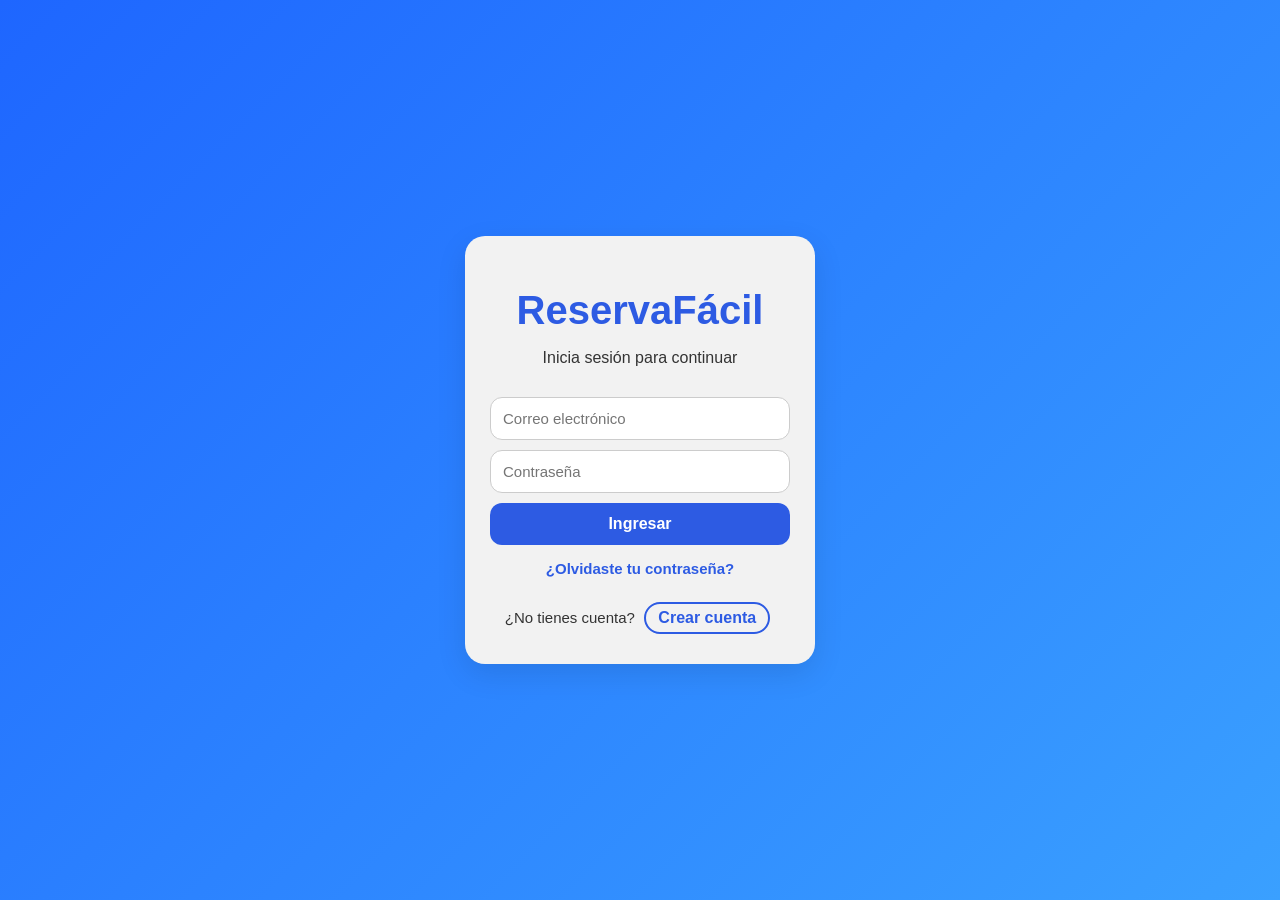
<file: Login_ReservaFacil/src/main/webapp/index.html>
<!DOCTYPE html>
<html>
<head>
    <title>ReservaFácil - Login</title>
    <meta http-equiv="Content-Type" content="text/html; charset=UTF-8">
    <link rel="stylesheet" href="styles.css" type="text/css"/>
</head>

<body>

<div class="container">

    <div class="header">
        <h1>ReservaFácil</h1>
        <p class="subtitle">Inicia sesión para continuar</p>
    </div>
    
        <div id="mensaje"></div>
    
    <script>
    const params = new URLSearchParams(window.location.search);
    const error = params.get("error");
    const mensajeDiv = document.getElementById("mensaje");

    if (error === "1") {
        mensajeDiv.innerHTML = "Correo o contraseña incorrectos.";
        mensajeDiv.className = "alert error";
    }
    </script>

    <form action="login" method="post">
        <input type="email" name="correo" placeholder="Correo electrónico" required>
        <input type="password" name="password" placeholder="Contraseña" required>

        <button type="submit">Ingresar</button>

        <div class="links">
        <a href="recuperar.html">¿Olvidaste tu contraseña?</a></div>
    </form>

    <div class="register-box">
        <span>¿No tienes cuenta?</span>
        <a class="register-btn" href="registro.html">Crear cuenta</a>
    </div>

</div>

</body>
</html>
</file>
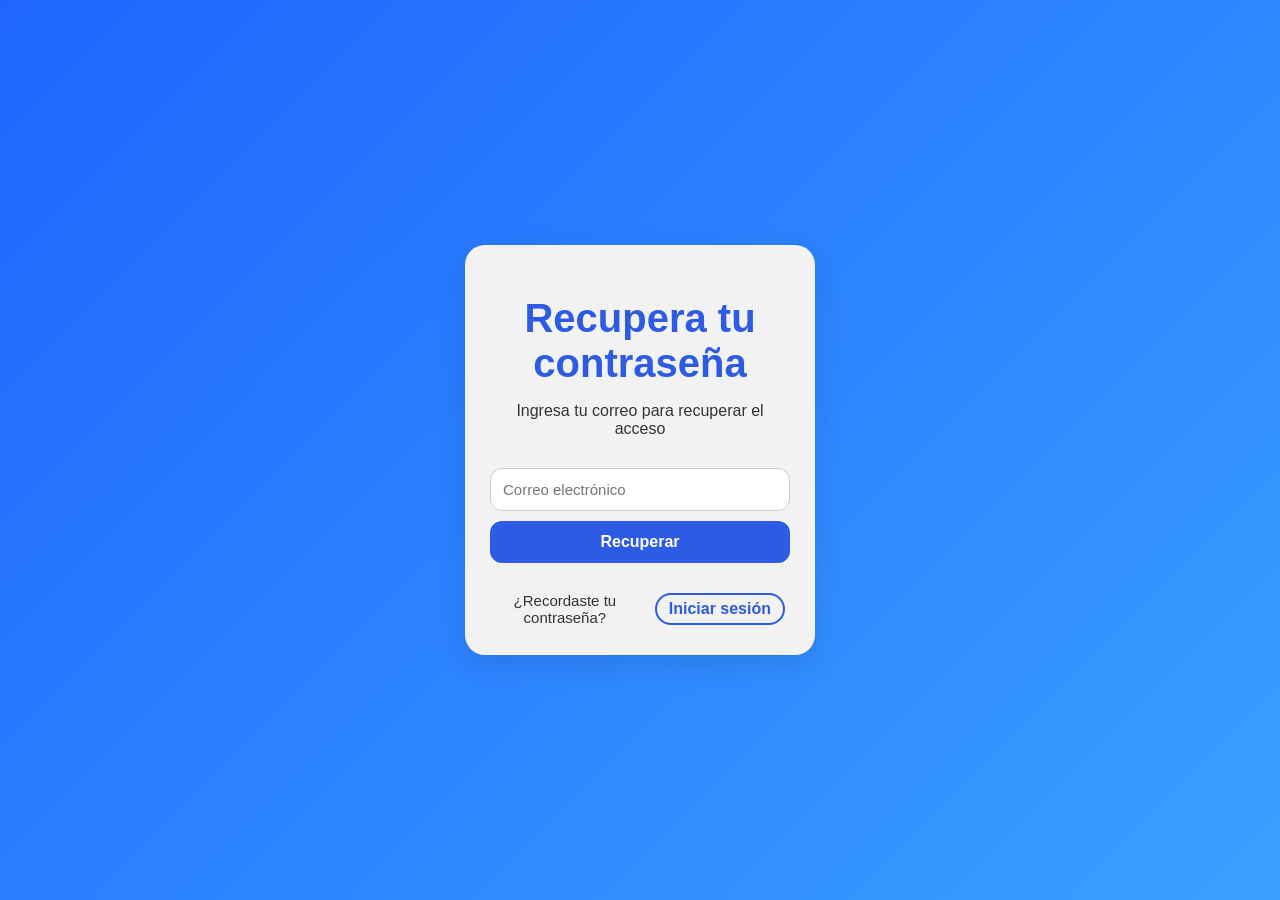
<file: Login_ReservaFacil/src/main/webapp/recuperar.html>
<!DOCTYPE html>
<html>
<head>
    <title>ReservaFácil - Recuperar contraseña</title>
    <meta charset="UTF-8">
    <link rel="stylesheet" href="styles.css">
</head>

<body>

<div class="container">

    <div class="header">
        <h1>Recupera tu contraseña</h1>
        <p class="subtitle">Ingresa tu correo para recuperar el acceso</p>
    </div>
    
    <div id="mensaje"></div>
    
    <script>
    const params = new URLSearchParams(window.location.search);
    const msg = params.get("msg");

    const mensajeDiv = document.getElementById("mensaje");

    if (msg === "ok") {
        mensajeDiv.innerHTML = "Te hemos enviado un correo con las instrucciones para cambiar tu contraseña.";
        mensajeDiv.className = "alert success";
    }

    if (msg === "error") {
        mensajeDiv.innerHTML = "El correo no está registrado.";
        mensajeDiv.className = "alert error";
    }
    </script>

    <form action="recuperar" method="post">

        <input type="email" name="usuario" placeholder="Correo electrónico"required>

        <button type="submit">Recuperar</button>

    </form>
    <div id="mensaje"></div>
    <div class="register-box recuperar-box">
        <span>¿Recordaste tu contraseña?</span>
        <a class="register-btn" href="index.html">Iniciar sesión</a>
    </div>
    
</div>

</body>
</html>
</file>
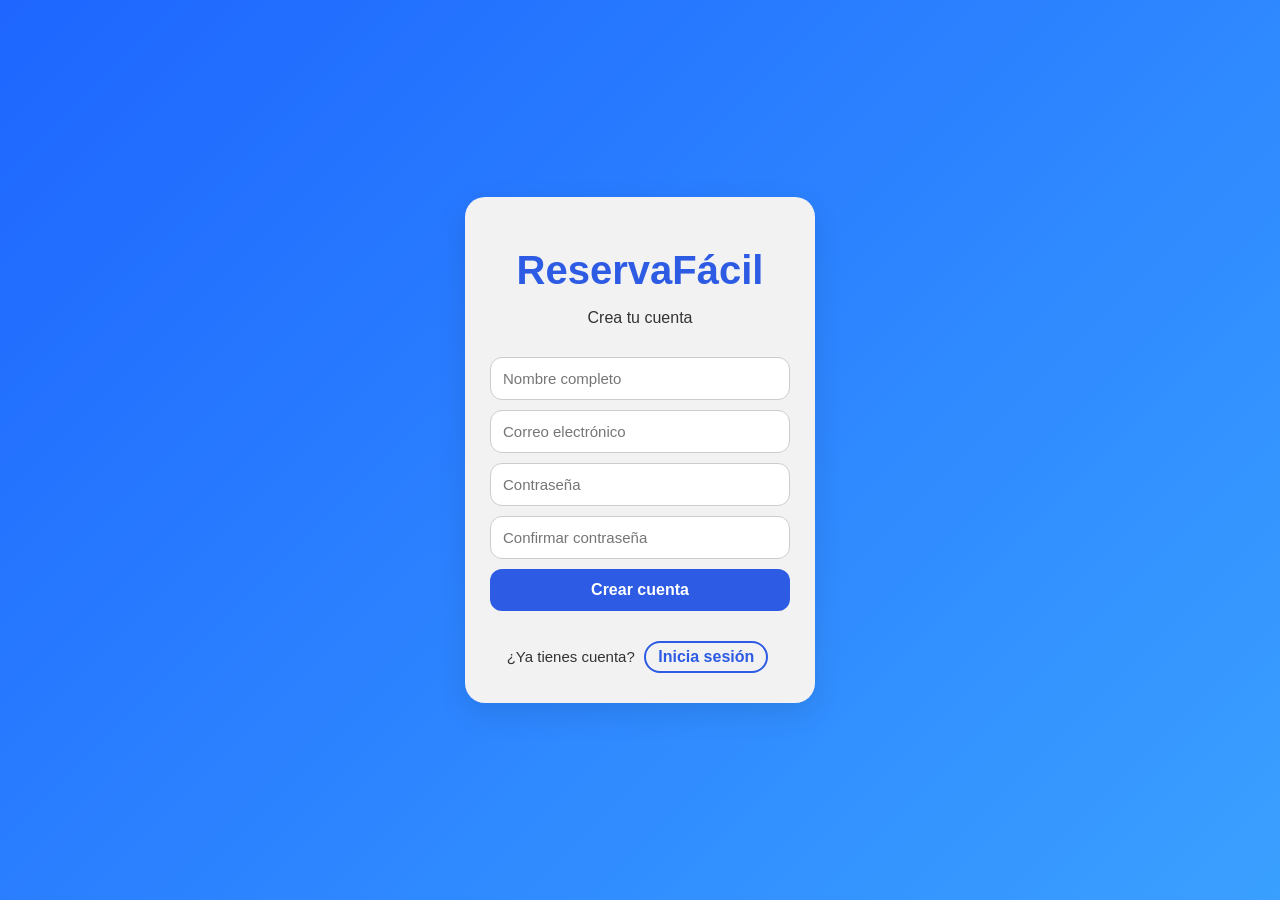
<file: Login_ReservaFacil/src/main/webapp/registro.html>
<!DOCTYPE html>
<html>
<head>
    <title>ReservaFácil - Registro</title>
    <meta charset="UTF-8">
    <link rel="stylesheet" href="styles.css">
</head>

<body>

<div class="container">

    <div class="header">
        <h1>ReservaFácil</h1>
        <p class="subtitle">Crea tu cuenta</p>
    </div>

      <div id="mensaje"></div>
    
    <script>
    const params = new URLSearchParams(window.location.search);
    const error = params.get("error");
    const mensajeDiv = document.getElementById("mensaje");

    if (error === "1") {
        mensajeDiv.innerHTML = "No se pudo crear la cuenta. Verifica que las contraseñas coincidan o que el correo no esté registrado.";
        mensajeDiv.className = "alert error";
    }
    </script>
    
    <form action="registro" method="post">

        <input type="text" name="usuario" placeholder="Nombre completo" required>

        <input type="email" name="correo" placeholder="Correo electrónico" required>

        <input type="password" name="password" placeholder="Contraseña" required>

        <input type="password" name="confirmarPassword" placeholder="Confirmar contraseña" required>

        <button type="submit">Crear cuenta</button>

    </form>

    <div class="register-box">
        <span>¿Ya tienes cuenta?</span>
        <a class="register-btn" href="index.html">Inicia sesión</a>
    </div>

</div>
    
</body>
</html>
</file>
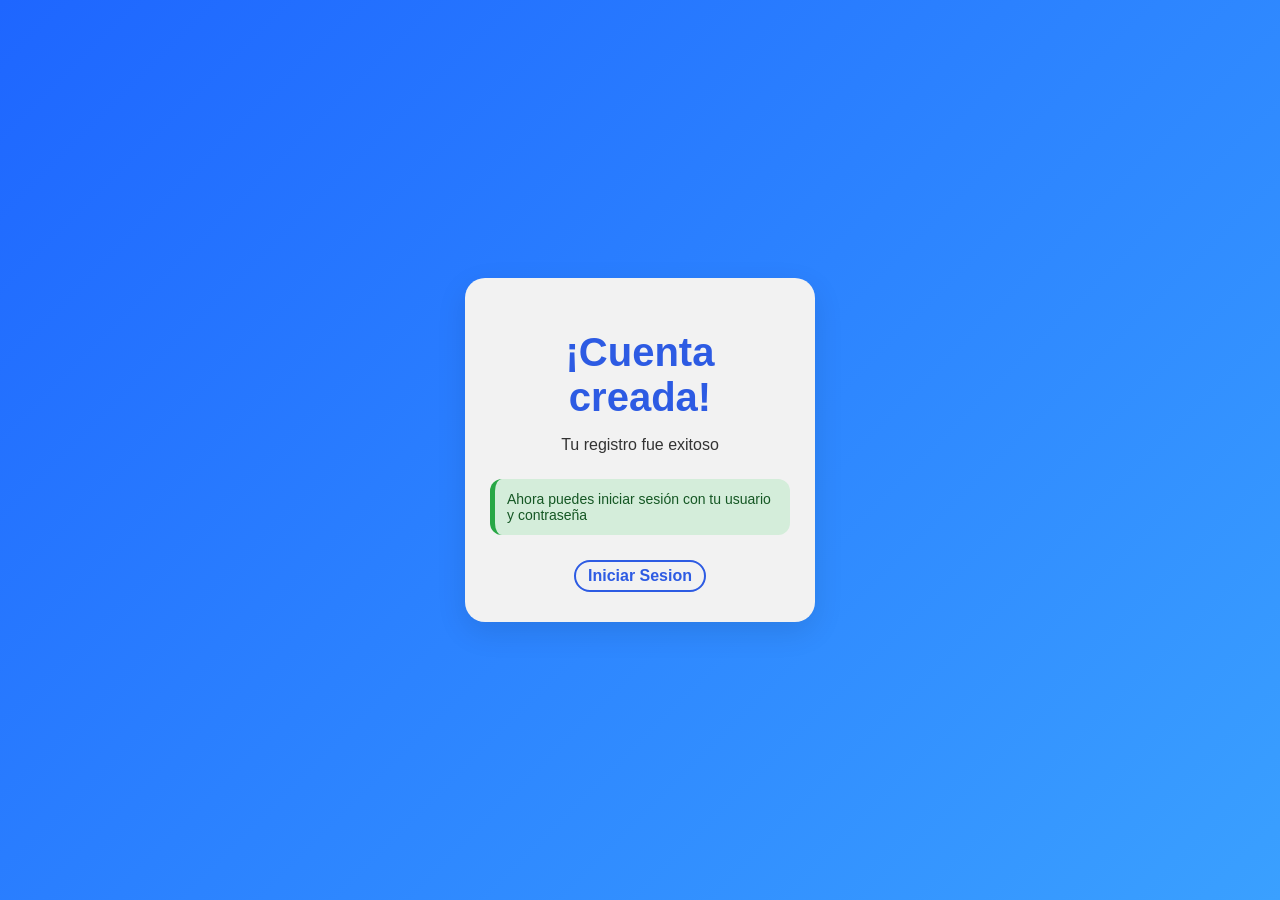
<file: Login_ReservaFacil/src/main/webapp/registro_exitoso.html>
<!DOCTYPE html>
<html>
<head>
    <title>Registro exitoso</title>
    <meta charset="UTF-8">
    <link rel="stylesheet" href="styles.css">
</head>

<body>

<div class="container">

    <div class="header">
        <h1>¡Cuenta creada!</h1>
        <p class="subtitle">Tu registro fue exitoso</p>
    </div>

    <div class="alert success">
         Ahora puedes iniciar sesión con tu usuario y contraseña
    </div>

    <div class="register-box">
        <a href="index.html" class="register-btn">Iniciar Sesion</a>
    </div>

</div>

</body>
</html>
</file>
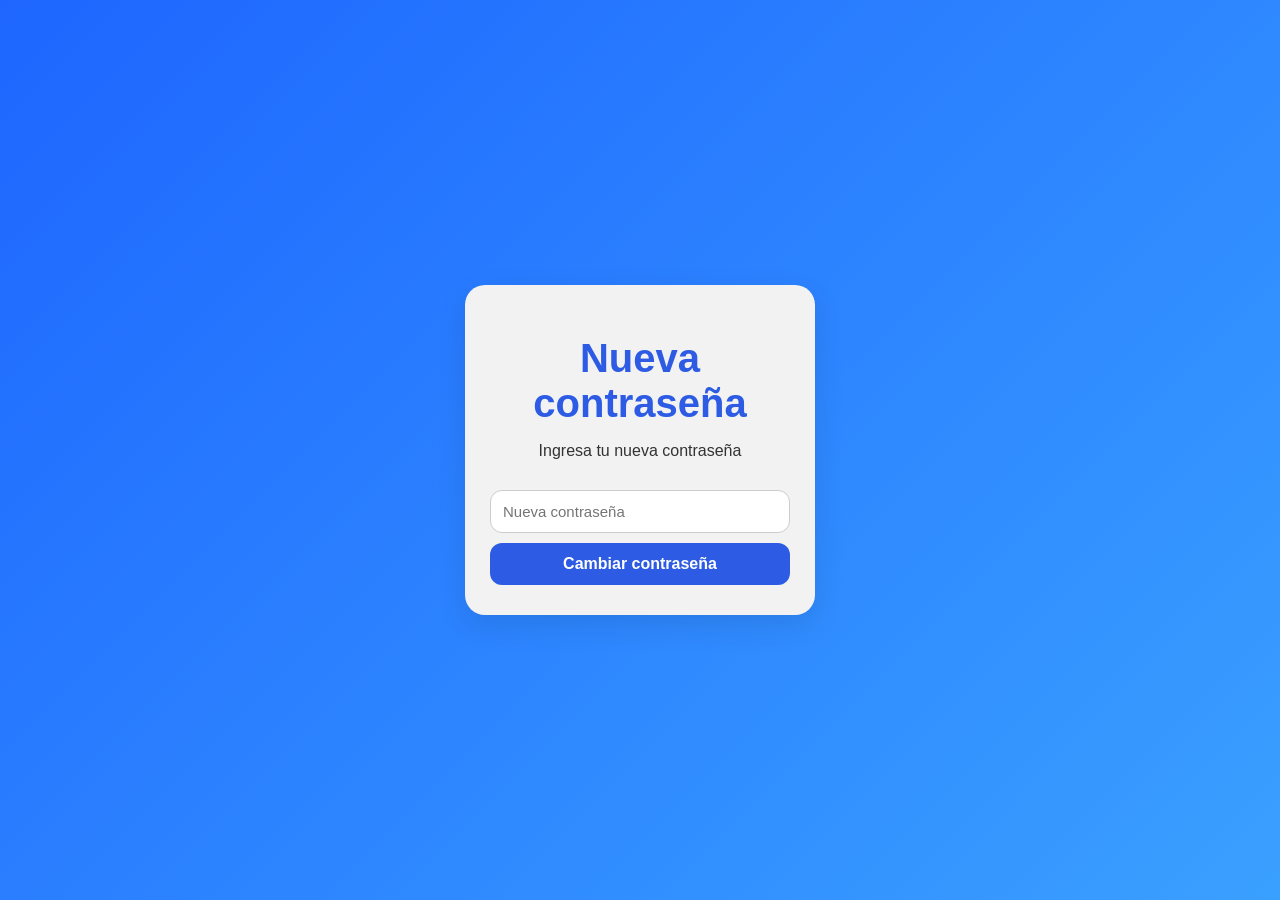
<file: Login_ReservaFacil/src/main/webapp/reset-password.html>
<!DOCTYPE html>
<html>
<head>
    <title>Nueva contraseña</title>
    <meta charset="UTF-8">
    <link rel="stylesheet" href="styles.css">
</head>
<body>

<div class="container">

    <div class="header">
        <h1>Nueva contraseña</h1>
        <p class="subtitle">Ingresa tu nueva contraseña</p>
    </div>

    <form action="reset-password" method="post">

        <input
            type="hidden"
            id="token"
            name="token">

        <input
            type="password"
            name="password"
            placeholder="Nueva contraseña"
            required>

        <button type="submit">
            Cambiar contraseña
        </button>

    </form>

</div>

<script>

const params =
new URLSearchParams(window.location.search);

document.getElementById("token").value =
params.get("token");

</script>

</body>
</html>
</file>
<file: Login_ReservaFacil/src/main/webapp/styles.css>
/* RESET CLAVE */
* {
    box-sizing: border-box;
}

body {
    margin: 0;
    font-family: Arial, sans-serif;
    background: linear-gradient(135deg, #1e66ff, #3aa0ff);
    display: flex;
    justify-content: center;
    align-items: center;
    height: 100vh;
}

/* CONTENEDOR */
.container {
    background: #f2f2f2;
    padding: 25px;
    border-radius: 20px;
    width: 350px;
    text-align: center;
    box-shadow: 0 10px 30px rgba(0,0,0,0.1);
}

/* TITULOS */
h1 {
    margin-bottom: 10px;
    font-size: 40px; 
    color: #2d5be3;
}

.subtitle {
    color: #333;
    margin-bottom: 25px;
    text-align: center;
}

/* iNPUTS */
input {
    width: 100%;
    padding: 12px;
    margin: 5px 0;
    border-radius: 12px;
    border: 1px solid #ccc;
    outline: none;
    font-size: 15px;
}

/* BOTÓN PRINCIPAL */
button {
    width: 100%;
    padding: 12px;
    margin: 5px 0;
    background: #2d5be3;
    color: white;
    border: none;
    border-radius: 12px;
    font-size: 16px;
    font-weight: bold;
    cursor: pointer;
    transition: 0.3s;
}

button:hover {
    background: #1e4fd1;
}

/* LINK OLVIDASTE CONTRASEÑA */
.links {
    margin-top: 10px;
    font-size: 15px; 
}

.links a {
    color: #2d5be3;
    text-decoration: none;
    font-weight: bold;
}

.links a:hover {
    text-decoration: underline;
}

/* SECCIÓN REGISTRO */
.register-box {
    margin-top: 20px;
    text-align: center;
}

.register-box span {
    color: #333;
    font-size: 15px;
}

.register-btn {
    padding: 5px 12px;
    margin: 5px;
    border-radius: 20px;
    border: 2px solid #2d5be3;
    color: #2d5be3;
    text-decoration: none;
    font-weight: bold;
    transition: 0.3s;
    display: inline-block;
    white-space: nowrap;
}

.register-btn:hover {
    background: #2d5be3;
    color: white;
    transform: scale(1.05);
}

/* SOLO PARA RECUPERAR */
.recuperar-box {
    margin-top: 20px;
    display: flex;
    justify-content: space-between;
    align-items: center;
    gap: 10px;
}

/* ALERTAS */
.alert {
    margin-top: 15px;
    padding: 12px;
    border-radius: 12px;
    font-size: 14px;
    font-weight: 500;
    text-align: left;
}

/* ÉXITO (VERDE) */
.alert.success {
    background-color: #d4edda;
    color: #155724;
    border-left: 5px solid #28a745;
}

/* ERROR (ROJO) */
.alert.error {
    background-color: #f8d7da;
    color: #721c24;
    border-left: 5px solid #dc3545;
}

.alert {
    animation: fadeIn 0.4s ease-in-out;
}

@keyframes fadeIn {
    from {
        opacity: 0;
        transform: translateY(8px);
    }
    to {
        opacity: 1;
        transform: translateY(0);
    }
}
</file>
